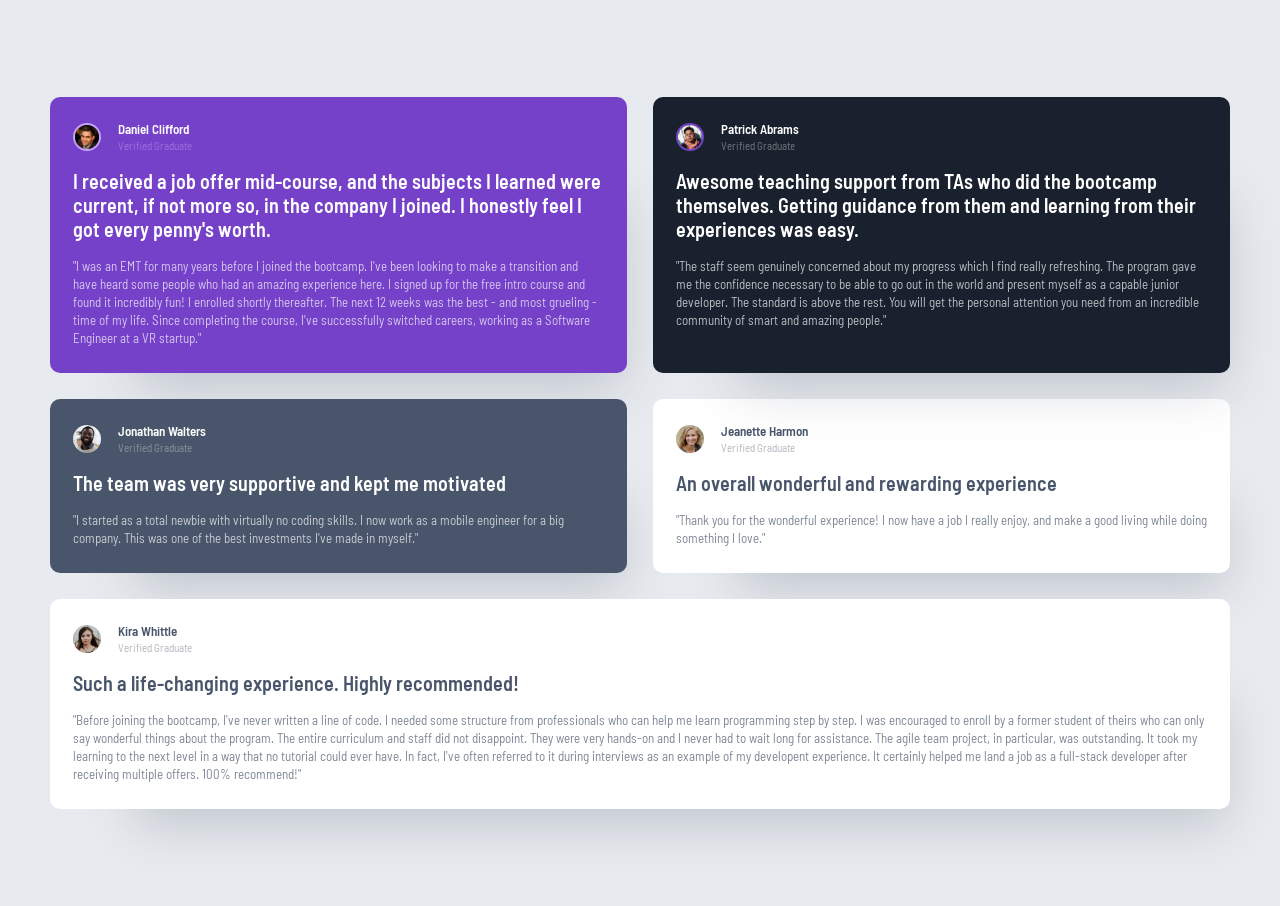
<file: index.html>
<!DOCTYPE html>
<html lang="en">
<head>
    <meta charset="UTF-8">
    <meta name="viewport" content="width=device-width, initial-scale=1.0">
    <title>Testimonials Grid Section</title>
    <link rel="preconnect" href="https://fonts.googleapis.com">
    <link rel="preconnect" href="https://fonts.gstatic.com" crossorigin>
    <link href="https://fonts.googleapis.com/css2?family=Barlow+Semi+Condensed:wght@500;600&display=swap" rel="stylesheet">
    <link rel="stylesheet" href="styles.css">
</head>
<body>
    <main class="testimonials">
        <div class="testimonial-card card-1">
            <div class="profile">
                <img src="images/image-daniel.jpg" alt="Daniel Clifford" class="avatar">
                <div class="profile-info">
                    <p class="name">Daniel Clifford</p>
                    <p class="status">Verified Graduate</p>
                </div>
            </div>
            <h3 class="testimonial-title">I received a job offer mid-course, and the subjects I learned were current, if not more so, in the company I joined. I honestly feel I got every penny's worth.</h3>
            <p class="testimonial-text">"I was an EMT for many years before I joined the bootcamp. I've been looking to make a transition and have heard some people who had an amazing experience here. I signed up for the free intro course and found it incredibly fun! I enrolled shortly thereafter. The next 12 weeks was the best - and most grueling - time of my life. Since completing the course, I've successfully switched careers, working as a Software Engineer at a VR startup."</p>
        </div>
        <div class="testimonial-card card-2">
            <div class="profile">
                <img src="images/image-jonathan.jpg" alt="Jonathan Walters" class="avatar">
                <div class="profile-info">
                    <p class="name">Jonathan Walters</p>
                    <p class="status">Verified Graduate</p>
                </div>
            </div>
            <h3 class="testimonial-title">The team was very supportive and kept me motivated</h3>
            <p class="testimonial-text">"I started as a total newbie with virtually no coding skills. I now work as a mobile engineer for a big company. This was one of the best investments I've made in myself."</p>
        </div>
        <div class="testimonial-card card-3">
            <div class="profile">
                <img src="images/image-jeanette.jpg" alt="Jeanette Harmon" class="avatar">
                <div class="profile-info">
                    <p class="name">Jeanette Harmon</p>
                    <p class="status">Verified Graduate</p>
                </div>
            </div>
            <h3 class="testimonial-title">An overall wonderful and rewarding experience</h3>
            <p class="testimonial-text">"Thank you for the wonderful experience! I now have a job I really enjoy, and make a good living while doing something I love."</p>
        </div>
        <div class="testimonial-card card-4">
            <div class="profile">
                <img src="images/image-patrick.jpg" alt="Patrick Abrams" class="avatar">
                <div class="profile-info">
                    <p class="name">Patrick Abrams</p>
                    <p class="status">Verified Graduate</p>
                </div>
            </div>
            <h3 class="testimonial-title">Awesome teaching support from TAs who did the bootcamp themselves. Getting guidance from them and learning from their experiences was easy.</h3>
            <p class="testimonial-text">"The staff seem genuinely concerned about my progress which I find really refreshing. The program gave me the confidence necessary to be able to go out in the world and present myself as a capable junior developer. The standard is above the rest. You will get the personal attention you need from an incredible community of smart and amazing people."</p>
        </div>
        <div class="testimonial-card card-5">
            <div class="profile">
                <img src="images/image-kira.jpg" alt="Kira Whittle" class="avatar">
                <div class="profile-info">
                    <p class="name">Kira Whittle</p>
                    <p class="status">Verified Graduate</p>
                </div>
            </div>
            <h3 class="testimonial-title">Such a life-changing experience. Highly recommended!</h3>
            <p class="testimonial-text">"Before joining the bootcamp, I've never written a line of code. I needed some structure from professionals who can help me learn programming step by step. I was encouraged to enroll by a former student of theirs who can only say wonderful things about the program. The entire curriculum and staff did not disappoint. They were very hands-on and I never had to wait long for assistance. The agile team project, in particular, was outstanding. It took my learning to the next level in a way that no tutorial could ever have. In fact, I've often referred to it during interviews as an example of my developent experience. It certainly helped me land a job as a full-stack developer after receiving multiple offers. 100% recommend!"</p>
        </div>
    </main>
</body>
</html>
</file>
<file: styles.css>
:root {
    /* Primary Colors */
    --purple-50: hsl(260, 100%, 95%);
    --purple-300: hsl(264, 82%, 80%);
    --purple-500: hsl(263, 55%, 52%);

    /* Neutral Colors */
    --white: hsl(0, 0%, 100%);
    --grey-100: hsl(214, 17%, 92%);
    --grey-200: hsl(0, 0%, 81%);
    --grey-400: hsl(224, 10%, 45%);
    --grey-500: hsl(217, 19%, 35%);
    --dark-blue: hsl(219, 29%, 14%);
    --black: hsl(0, 0%, 7%);
}

* {
    margin: 0;
    padding: 0;
    box-sizing: border-box;
}

body {
    font-family: 'Barlow Semi Condensed', sans-serif;
    font-size: 13px;
    background-color: var(--grey-100);
    min-height: 100vh;
    display: flex;
    justify-content: center;
    align-items: center;
    padding: 71px 24px;
}

.testimonials {
    display: flex;
    flex-direction: column;
    align-items: center;
    max-width: 1440px;
    margin: 0 auto;
    gap: 24px;
}

.testimonial-card {
    border-radius: 10px;
    padding: 2em 1.75em;
    margin: 1em 0;
    box-shadow: 40px 60px 50px -47px rgba(72, 85, 106, 0.25);
}

.profile {
    display: flex;
    align-items: center;
    gap: 17px;
    margin-bottom: 18px;
}

.avatar {
    width: 28px;
    height: 28px;
    border-radius: 50%;
}

.profile-info {
    display: flex;
    flex-direction: column;
    gap: 4px;
}

.name {
    font-size: 13px;
    font-weight: 600;
    line-height: 13px;
}

.status {
    font-size: 11px;
    line-height: 11px;
    opacity: 0.5;
}

.testimonial-title {
    font-size: 20px;
    font-weight: 600;
    line-height: 24px;
    margin-bottom: 16px;
}

.testimonial-text {
    font-size: 13px;
    line-height: 18px;
    opacity: 0.7;
}

/* Card 1 - Daniel */
.card-1 {
    background-color: var(--purple-500);
    color: var(--white);
}

.card-1 .avatar {
    border: 2px solid var(--purple-300);
}

.card-1 .status {
    color: var(--purple-300);
}

/* Card 2 - Jonathan */
.card-2 {
    background-color: var(--grey-500);
    color: var(--white);
}

.card-2 .status {
    color: var(--grey-200);
}

/* Card 3 - Jeanette */
.card-3 {
    background-color: var(--white);
    color: var(--grey-500);
}

.card-3 .status {
    color: var(--grey-400);
}

/* Card 4 - Patrick */
.card-4 {
    background-color: var(--dark-blue);
    color: var(--white);
}

.card-4 .avatar {
    border: 2px solid var(--purple-500);
}

.card-4 .status {
    color: var(--grey-200);
}

/* Card 5 - Kira */
.card-5 {
    background-color: var(--white);
    color: var(--grey-500);
}

.card-5 .status {
    color: var(--grey-400);
}

/* Tablet Layout */
@media (min-width: 768px) {
    .testimonials {
        display: grid;
        grid-template-columns: minmax(250px, auto) minmax(250px, auto);
        grid-template-areas:
            "card-1 card-4"
            "card-2 card-3"
            "card-5 card-5";
        gap: 2em;
        padding: 2em;
        align-items: unset;
    }
    .testimonial-card {
        margin: 0;
    }
    .card-1 { grid-area: card-1; }
    .card-2 { grid-area: card-2; }
    .card-3 { grid-area: card-3; }
    .card-4 { grid-area: card-4; }
    .card-5 { grid-area: card-5; }
}

/* Desktop Layout */
@media (min-width: 1440px) {
    .testimonials {
        grid-template-columns: repeat(4, minmax(200px, auto));
        grid-template-areas:
            "card-1 card-1 card-2 card-5"
            "card-3 card-4 card-4 card-5";
    }
    .testimonial-card {
        padding: 2em;
    }
    .card-1 { grid-area: card-1; }
    .card-2 { grid-area: card-2; }
    .card-3 { grid-area: card-3; }
    .card-4 { grid-area: card-4; }
    .card-5 { grid-area: card-5; }
}
</file>
<file: scripts/styles.css>
:root {
    /* Primary Colors */
    --purple-50: hsl(260, 100%, 95%);
    --purple-300: hsl(264, 82%, 80%);
    --purple-500: hsl(263, 55%, 52%);

    /* Neutral Colors */
    --white: hsl(0, 0%, 100%);
    --grey-100: hsl(214, 17%, 92%);
    --grey-200: hsl(0, 0%, 81%);
    --grey-400: hsl(224, 10%, 45%);
    --grey-500: hsl(217, 19%, 35%);
    --dark-blue: hsl(219, 29%, 14%);
    --black: hsl(0, 0%, 7%);
}

* {
    margin: 0;
    padding: 0;
    box-sizing: border-box;
}

body {
    font-family: 'Barlow Semi Condensed', sans-serif;
    font-size: 13px;
    background-color: var(--grey-100);
    min-height: 100vh;
    display: flex;
    justify-content: center;
    align-items: center;
    padding: 71px 24px;
}

.testimonials {
    display: flex;
    flex-direction: column;
    align-items: center;
    max-width: 1440px;
    margin: 0 auto;
    gap: 24px;
}

.testimonial-card {
    border-radius: 10px;
    padding: 2em 1.75em;
    margin: 1em 0;
    box-shadow: 40px 60px 50px -47px rgba(72, 85, 106, 0.25);
}

.profile {
    display: flex;
    align-items: center;
    gap: 17px;
    margin-bottom: 18px;
}

.avatar {
    width: 28px;
    height: 28px;
    border-radius: 50%;
}

.profile-info {
    display: flex;
    flex-direction: column;
    gap: 4px;
}

.name {
    font-size: 13px;
    font-weight: 600;
    line-height: 13px;
}

.status {
    font-size: 11px;
    line-height: 11px;
    opacity: 0.5;
}

.testimonial-title {
    font-size: 20px;
    font-weight: 600;
    line-height: 24px;
    margin-bottom: 16px;
}

.testimonial-text {
    font-size: 13px;
    line-height: 18px;
    opacity: 0.7;
}

/* Card 1 - Daniel */
.card-1 {
    background-color: var(--purple-500);
    color: var(--white);
}

.card-1 .avatar {
    border: 2px solid var(--purple-300);
}

.card-1 .status {
    color: var(--purple-300);
}

/* Card 2 - Jonathan */
.card-2 {
    background-color: var(--grey-500);
    color: var(--white);
}

.card-2 .status {
    color: var(--grey-200);
}

/* Card 3 - Jeanette */
.card-3 {
    background-color: var(--white);
    color: var(--grey-500);
}

.card-3 .status {
    color: var(--grey-400);
}

/* Card 4 - Patrick */
.card-4 {
    background-color: var(--dark-blue);
    color: var(--white);
}

.card-4 .avatar {
    border: 2px solid var(--purple-500);
}

.card-4 .status {
    color: var(--grey-200);
}

/* Card 5 - Kira */
.card-5 {
    background-color: var(--white);
    color: var(--grey-500);
}

.card-5 .status {
    color: var(--grey-400);
}

/* Tablet Layout */
@media (min-width: 768px) {
    .testimonials {
        display: grid;
        grid-template-columns: minmax(250px, auto) minmax(250px, auto);
        grid-template-areas:
            "card-1 card-4"
            "card-2 card-3"
            "card-5 card-5";
        gap: 2em;
        padding: 2em;
        align-items: unset;
    }
    .testimonial-card {
        margin: 0;
    }
    .card-1 { grid-area: card-1; }
    .card-2 { grid-area: card-2; }
    .card-3 { grid-area: card-3; }
    .card-4 { grid-area: card-4; }
    .card-5 { grid-area: card-5; }
}

/* Desktop Layout */
@media (min-width: 1440px) {
    .testimonials {
        grid-template-columns: repeat(4, minmax(200px, auto));
        grid-template-areas:
            "card-1 card-1 card-2 card-5"
            "card-3 card-4 card-4 card-5";
    }
    .testimonial-card {
        padding: 2em;
    }
    .card-1 { grid-area: card-1; }
    .card-2 { grid-area: card-2; }
    .card-3 { grid-area: card-3; }
    .card-4 { grid-area: card-4; }
    .card-5 { grid-area: card-5; }
}
</file>
